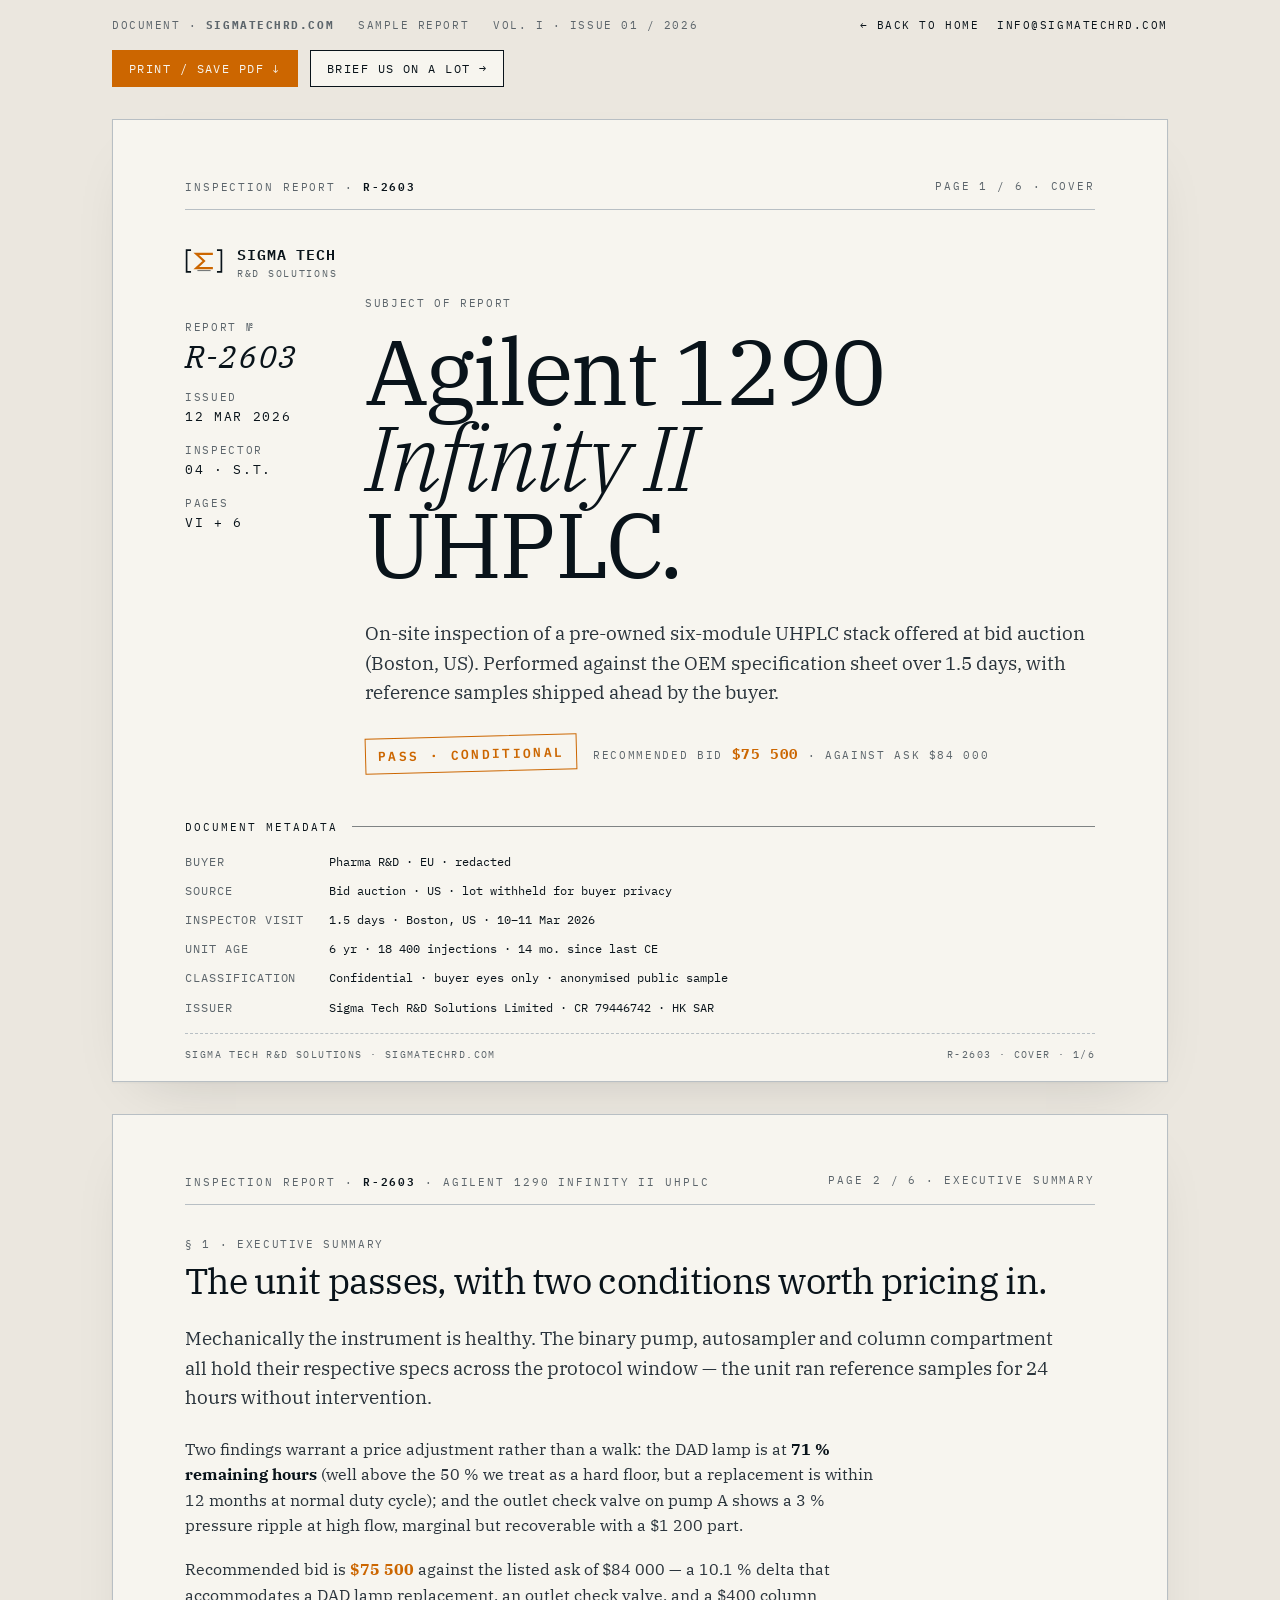
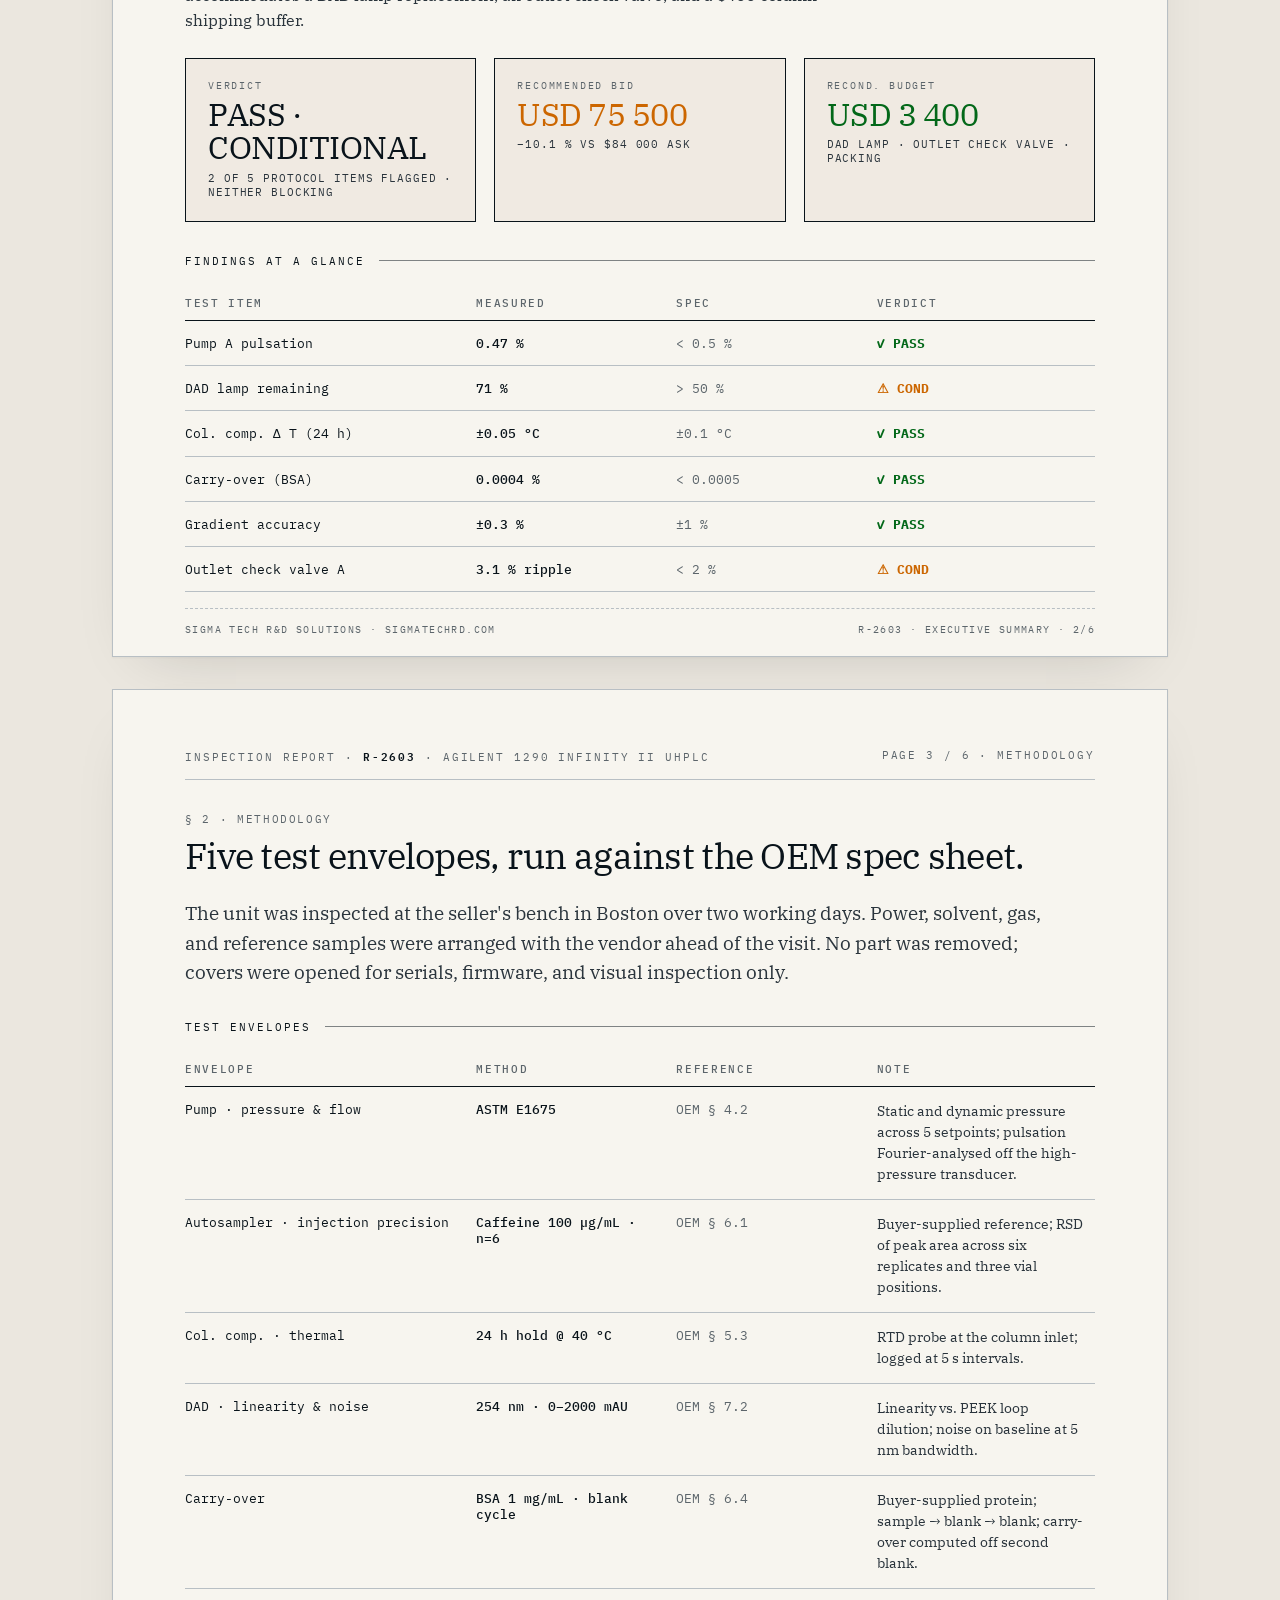
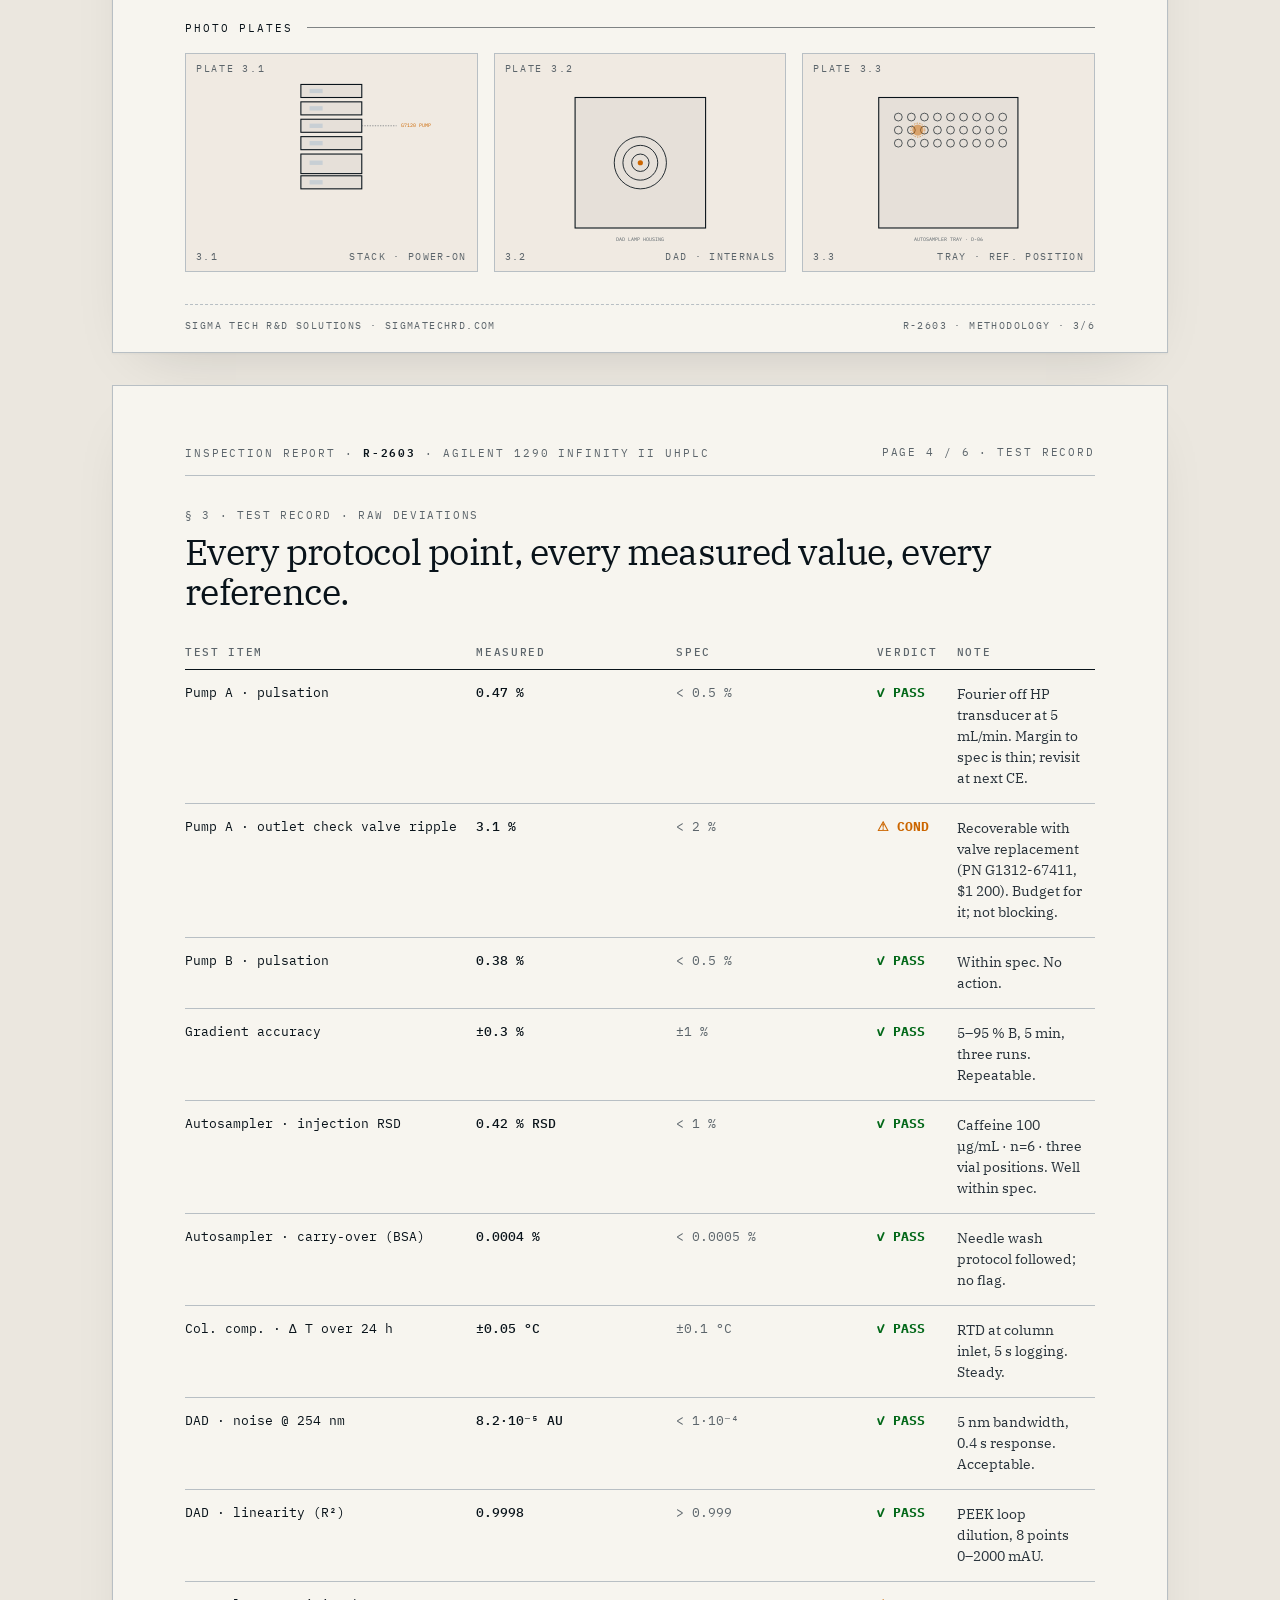
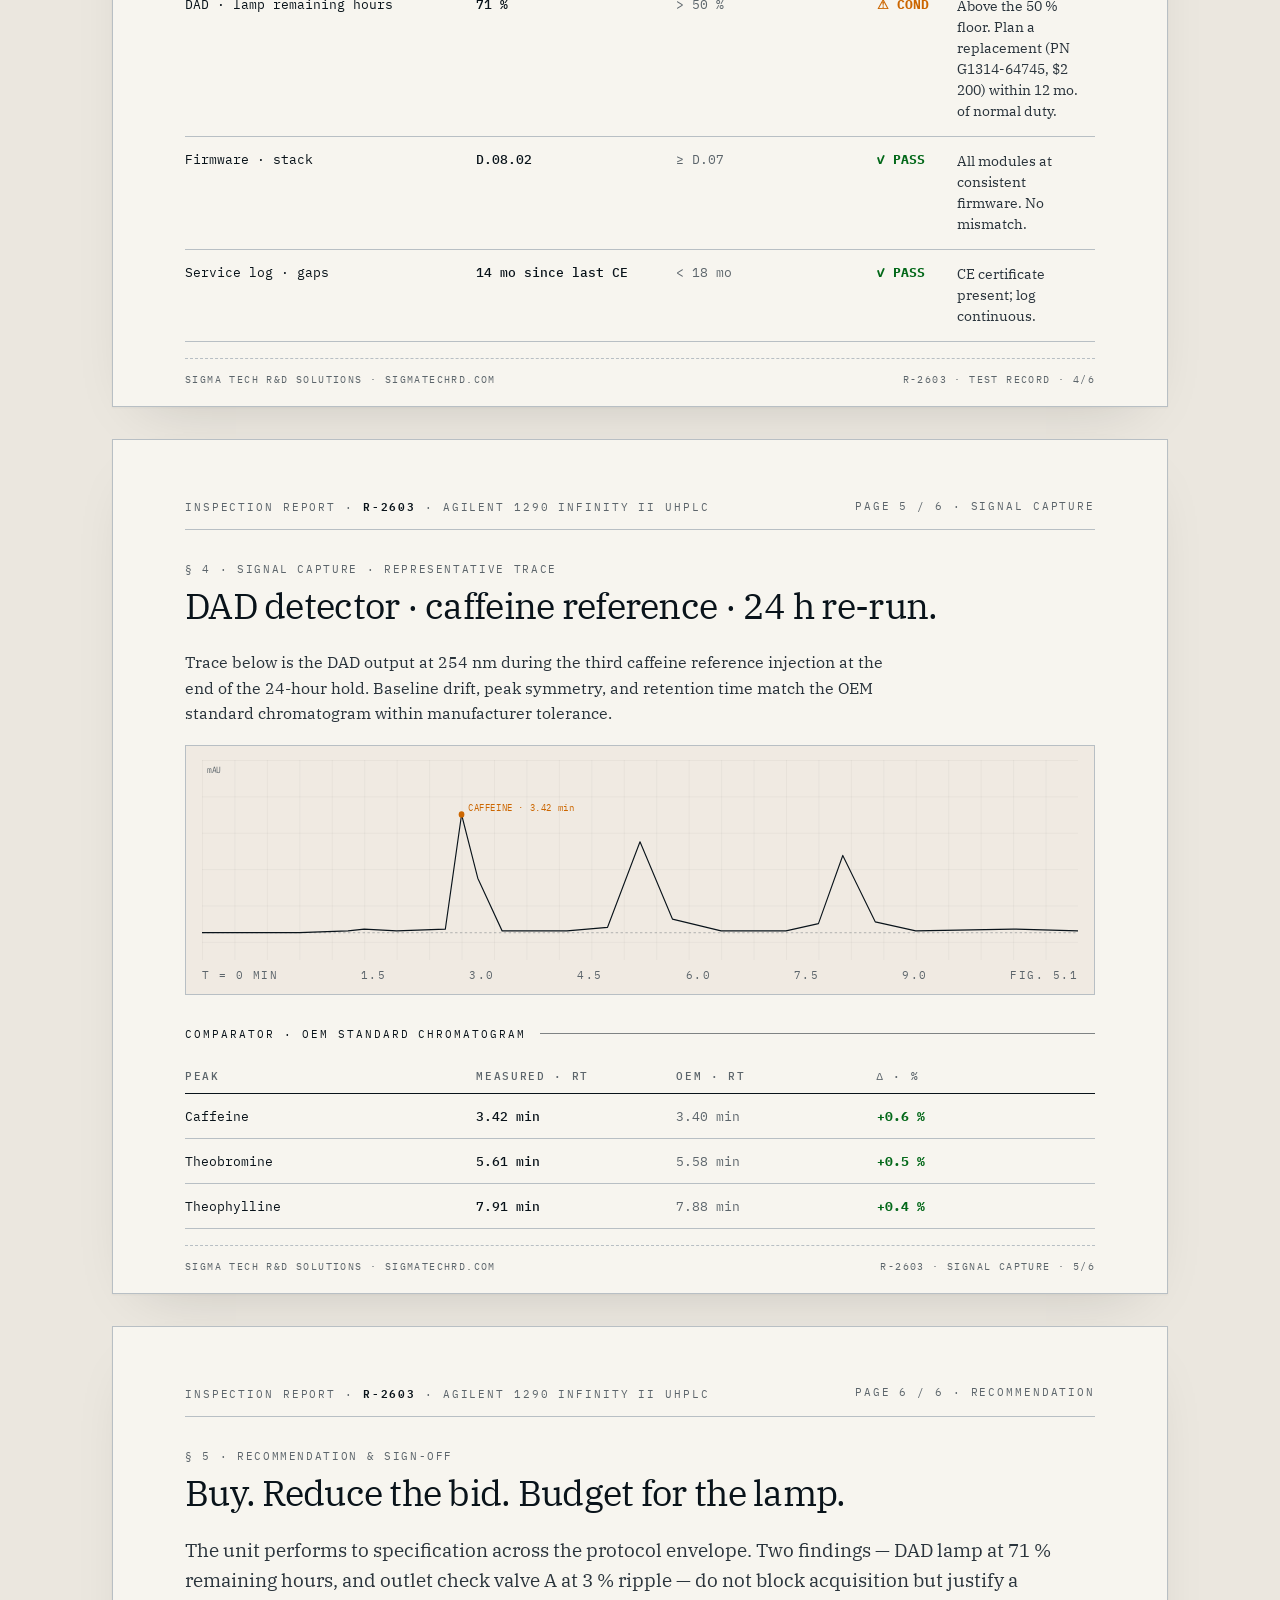
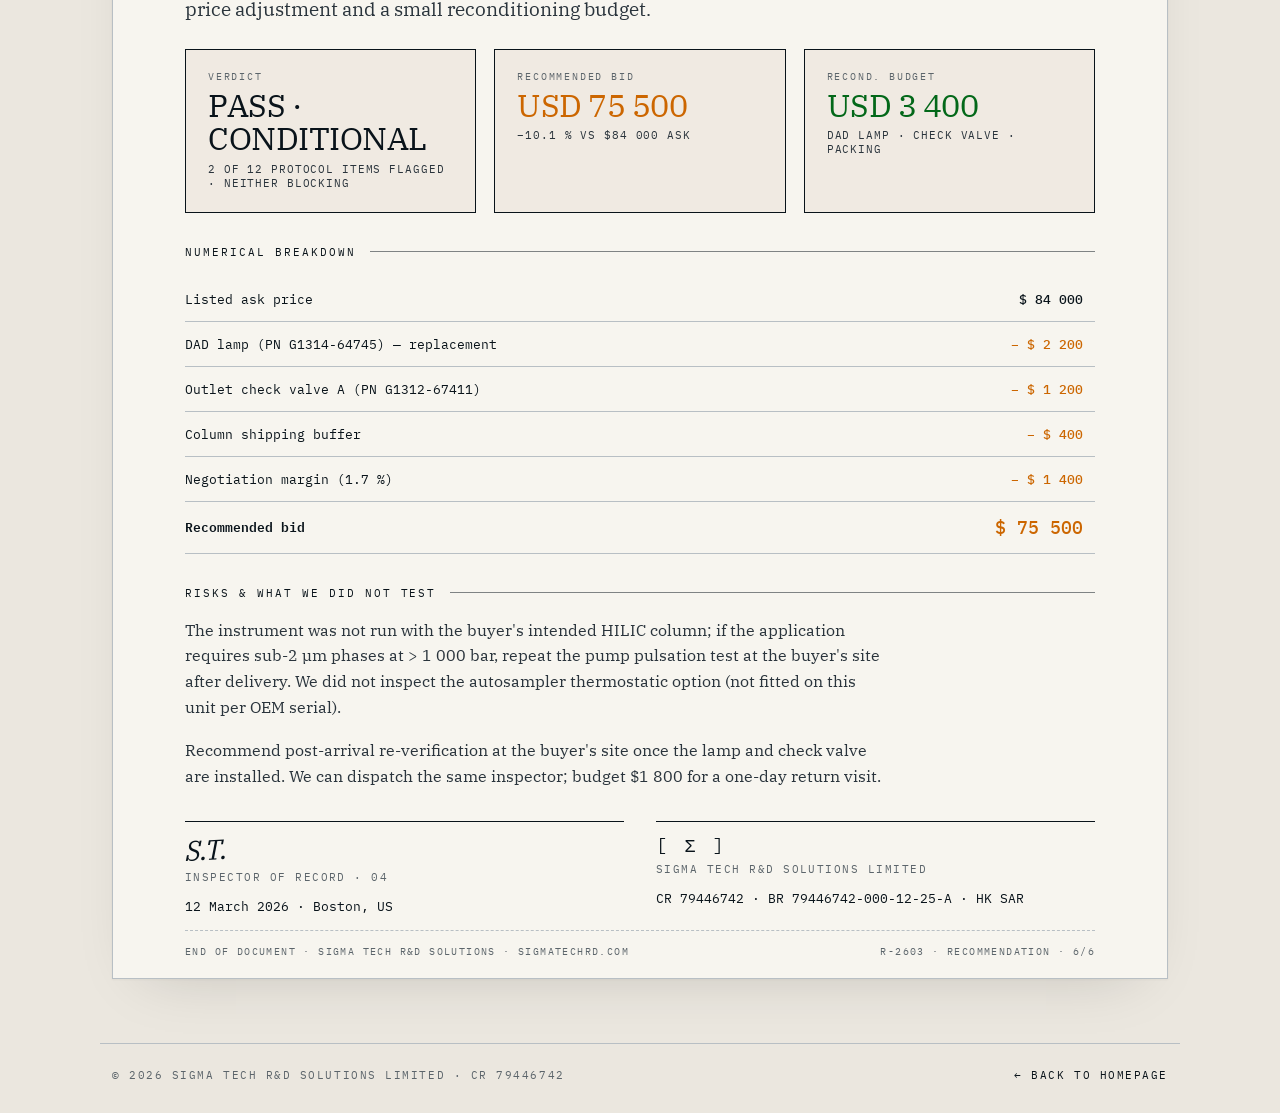
<file: sample-report.html>
<!doctype html>
<html lang="en">
<head>
  <meta charset="utf-8" />
  <title>Sample inspection report · R-2603 · Agilent 1290 Infinity II UHPLC — Sigma Tech R&D</title>
  <meta name="viewport" content="width=device-width, initial-scale=1" />
  <meta name="description" content="Anonymised example of a Sigma Tech pre-acquisition inspection report — Agilent 1290 Infinity II UHPLC, six-page deliverable."/>
  <link rel="preconnect" href="https://fonts.googleapis.com">
  <link rel="preconnect" href="https://fonts.gstatic.com" crossorigin>
  <link href="https://fonts.googleapis.com/css2?family=IBM+Plex+Mono:wght@300;400;500;600&family=IBM+Plex+Serif:ital,wght@0,300;0,400;0,500;0,600;0,700;1,400&family=IBM+Plex+Sans:wght@300;400;500;600;700&display=swap" rel="stylesheet">
  <style>
    :root {
      --paper:    oklch(0.97 0.008 85);
      --paper2:   oklch(0.94 0.012 78);
      --ink:      oklch(0.18 0.02 240);
      --ink-soft: oklch(0.32 0.02 240);
      --dim:      oklch(0.50 0.015 240);
      --rule:     oklch(0.80 0.01 240);
      --rule-soft: oklch(0.88 0.008 240);
      --amber:    oklch(0.74 0.16 60);
      --amber-deep: oklch(0.62 0.16 55);
      --red:      oklch(0.55 0.20 25);
      --green:    oklch(0.45 0.14 145);
      --serif:    'IBM Plex Serif', Georgia, serif;
      --mono:     'IBM Plex Mono', ui-monospace, monospace;
      --sans:     'IBM Plex Sans', system-ui, sans-serif;
    }
    * { box-sizing: border-box; }
    html, body { margin: 0; padding: 0; background: oklch(0.93 0.012 85); font-family: var(--sans); color: var(--ink); }
    a { color: inherit; }
    ::selection { background: var(--amber); color: var(--ink); }

    /* Document wrapper */
    .doc {
      max-width: 1080px;
      margin: 32px auto 64px;
      padding: 0 12px;
    }
    .doc-bar {
      max-width: 1080px;
      margin: 0 auto;
      padding: 18px 12px;
      display: flex; align-items: center; justify-content: space-between;
      font-family: var(--mono); font-size: 11px;
      letter-spacing: 0.14em; text-transform: uppercase; color: var(--dim);
    }
    .doc-bar a { color: var(--ink); text-decoration: none; }
    .doc-bar a:hover { border-bottom: 1.5px solid var(--amber-deep); }

    /* Page */
    .page {
      background: var(--paper);
      border: 1px solid var(--rule);
      box-shadow: 0 24px 60px -32px rgba(0,0,0,0.18), 0 1px 2px rgba(0,0,0,0.04);
      padding: 56px 72px 64px;
      margin: 0 auto 32px;
      position: relative;
      min-height: 80vh;
    }
    .page-head {
      display: flex; justify-content: space-between; align-items: center;
      font-family: var(--mono); font-size: 10.5px;
      letter-spacing: 0.18em; text-transform: uppercase; color: var(--dim);
      border-bottom: 1px solid var(--rule);
      padding-bottom: 14px; margin-bottom: 32px;
    }
    .page-head b { color: var(--ink); font-weight: 600; }
    .page-foot {
      position: absolute; left: 72px; right: 72px; bottom: 20px;
      display: flex; justify-content: space-between;
      font-family: var(--mono); font-size: 10px;
      letter-spacing: 0.14em; text-transform: uppercase; color: var(--dim);
      padding-top: 14px; border-top: 1px dashed var(--rule);
    }

    /* Type */
    h1.cover {
      font-family: var(--serif); font-weight: 400;
      font-size: 92px; line-height: 0.94; letter-spacing: -0.03em;
      margin: 0;
    }
    h2 { font-family: var(--serif); font-weight: 400; font-size: 36px; line-height: 1.1; letter-spacing: -0.02em; margin: 0 0 24px; }
    h3 { font-family: var(--serif); font-weight: 500; font-size: 22px; line-height: 1.2; margin: 0 0 12px; }
    p.lede { font-family: var(--serif); font-size: 19px; line-height: 1.55; color: var(--ink-soft); margin: 0 0 24px; max-width: 80ch; }
    p.body { font-family: var(--serif); font-size: 15.5px; line-height: 1.65; color: var(--ink-soft); margin: 0 0 18px; max-width: 70ch; }
    .meta {
      font-family: var(--mono); font-size: 11px; letter-spacing: 0.15em;
      text-transform: uppercase; color: var(--dim);
    }
    .label-rule {
      display: flex; align-items: center; gap: 14px;
      margin: 32px 0 18px;
    }
    .label-rule .label {
      font-family: var(--mono); font-size: 11px; letter-spacing: 0.18em;
      text-transform: uppercase; color: var(--ink); white-space: nowrap;
    }
    .label-rule .line { flex: 1; height: 1px; background: var(--ink); opacity: 0.5; }

    /* Cover page composition */
    .cover-grid {
      display: grid;
      grid-template-columns: 140px 1fr;
      gap: 40px;
      align-items: flex-start;
      margin-top: 16px;
    }
    .cover-kv { display: grid; grid-template-columns: 130px 1fr; gap: 10px 14px; font-family: var(--mono); font-size: 12px; line-height: 1.6; }
    .cover-kv span:nth-child(odd) { color: var(--dim); letter-spacing: 0.08em; text-transform: uppercase; }

    /* Wordmark */
    .wordmark { display: inline-flex; align-items: center; gap: 14px; font-family: var(--mono); }
    .wordmark .mark { width: 38px; height: 24px; }
    .wordmark .name { font-weight: 600; letter-spacing: 0.06em; font-size: 15px; text-transform: uppercase; }
    .wordmark .sub { font-size: 9.5px; letter-spacing: 0.18em; text-transform: uppercase; color: var(--dim); }

    /* Verdict stamps */
    .stamp {
      display: inline-block;
      font-family: var(--mono); font-size: 13px; font-weight: 600;
      letter-spacing: 0.18em; text-transform: uppercase;
      border: 1.5px solid currentColor; padding: 6px 12px;
      transform: rotate(-1.5deg);
    }
    .stamp.pass-cond { color: var(--amber-deep); }
    .stamp.pass { color: var(--green); }
    .stamp.fail { color: var(--red); }

    /* Summary cards */
    .summary-grid {
      display: grid;
      grid-template-columns: repeat(3, 1fr);
      gap: 18px;
      margin: 24px 0 16px;
    }
    .summary-card {
      border: 1.5px solid var(--ink);
      padding: 20px 22px 22px;
      background: var(--paper2);
    }
    .summary-card .k { font-family: var(--mono); font-size: 10px; letter-spacing: 0.18em; text-transform: uppercase; color: var(--dim); }
    .summary-card .v { font-family: var(--serif); font-size: 32px; line-height: 1.05; margin-top: 6px; letter-spacing: -0.015em; }
    .summary-card .d { font-family: var(--mono); font-size: 11px; letter-spacing: 0.08em; color: var(--ink-soft); margin-top: 6px; text-transform: uppercase; }
    .summary-card.amber .v { color: var(--amber-deep); }
    .summary-card.green .v { color: var(--green); }

    /* Test table */
    table.spec { width: 100%; border-collapse: collapse; margin-top: 16px; font-family: var(--mono); font-size: 12.5px; }
    table.spec th { text-align: left; font-weight: 500; font-size: 10.5px; letter-spacing: 0.16em; text-transform: uppercase; color: var(--dim); padding: 10px 12px 10px 0; border-bottom: 1.5px solid var(--ink); }
    table.spec td { padding: 14px 12px 14px 0; border-bottom: 1px solid var(--rule); vertical-align: top; }
    table.spec td.k { color: var(--ink); width: 32%; }
    table.spec td.v { color: var(--ink); font-weight: 500; width: 22%; }
    table.spec td.spec { color: var(--dim); width: 22%; }
    table.spec td.flag { width: 80px; font-weight: 700; }
    table.spec td.flag.ok { color: var(--green); }
    table.spec td.flag.warn { color: var(--amber-deep); }
    table.spec td.flag.fail { color: var(--red); }
    table.spec td.note { color: var(--ink-soft); font-family: var(--serif); font-size: 14px; line-height: 1.5; }

    /* Photo grid */
    .plates {
      display: grid;
      grid-template-columns: repeat(3, 1fr);
      gap: 16px;
      margin: 8px 0 16px;
    }
    .plate {
      border: 1px solid var(--rule);
      background: var(--paper2);
      aspect-ratio: 4/3;
      position: relative;
    }
    .plate svg { display: block; width: 100%; height: 100%; }
    .plate .cap {
      position: absolute; bottom: 8px; left: 10px; right: 10px;
      display: flex; justify-content: space-between;
      font-family: var(--mono); font-size: 9.5px; letter-spacing: 0.14em;
      text-transform: uppercase; color: var(--dim);
    }
    .plate .plate-no {
      position: absolute; top: 8px; left: 10px;
      font-family: var(--mono); font-size: 9.5px; letter-spacing: 0.18em;
      text-transform: uppercase; color: var(--dim);
    }

    /* Signal trace box */
    .trace {
      border: 1px solid var(--rule);
      background: var(--paper2);
      padding: 14px 16px 12px;
      margin: 8px 0 16px;
    }
    .trace .grid { display: block; }

    /* Sig block */
    .sig {
      display: grid;
      grid-template-columns: 1fr 1fr;
      gap: 32px;
      margin-top: 32px;
    }
    .sig-box {
      border-top: 1.5px solid var(--ink);
      padding-top: 14px;
    }
    .sig-name { font-family: var(--serif); font-style: italic; font-size: 28px; color: var(--ink); transform: rotate(-3deg); display: inline-block; line-height: 1; }
    .sig-meta { font-family: var(--mono); font-size: 10.5px; letter-spacing: 0.14em; text-transform: uppercase; color: var(--dim); margin-top: 6px; }
    .sig-line { font-family: var(--mono); font-size: 12.5px; color: var(--ink); margin-top: 14px; }

    /* Cover stamps */
    .stamp-block {
      display: flex; gap: 16px; flex-wrap: wrap; margin-top: 28px;
    }

    /* Toolbar / utility */
    .toolbar {
      max-width: 1080px;
      margin: 0 auto 16px;
      padding: 0 12px;
      display: flex; gap: 12px;
    }
    .toolbar a, .toolbar button {
      font-family: var(--mono); font-size: 12px;
      letter-spacing: 0.12em; text-transform: uppercase;
      padding: 10px 16px;
      background: var(--paper); border: 1.5px solid var(--ink);
      color: var(--ink); text-decoration: none;
      cursor: pointer;
    }
    .toolbar a:hover, .toolbar button:hover { background: var(--ink); color: var(--paper); }
    .toolbar .primary { background: var(--amber-deep); color: var(--paper); border-color: var(--amber-deep); }
    .toolbar .primary:hover { background: var(--ink); color: var(--paper); border-color: var(--ink); }

    /* Print: each .page on its own sheet, no shadows/margins */
    @media print {
      body { background: white; }
      .doc-bar, .toolbar { display: none; }
      .doc { margin: 0; padding: 0; max-width: none; }
      .page { box-shadow: none; border: none; padding: 24mm 22mm 28mm; margin: 0; page-break-after: always; min-height: 248mm; }
      .page-foot { position: fixed; bottom: 12mm; left: 22mm; right: 22mm; }
    }

    /* Responsive */
    @media (max-width: 720px) {
      .page { padding: 40px 24px 56px; }
      .page-foot { left: 24px; right: 24px; bottom: 12px; }
      h1.cover { font-size: 56px; }
      h2 { font-size: 28px; }
      .summary-grid { grid-template-columns: 1fr; }
      .cover-grid { grid-template-columns: 1fr; gap: 20px; }
      .plates { grid-template-columns: 1fr 1fr; }
      .sig { grid-template-columns: 1fr; }
      table.spec td.note { display: none; }
    }
  </style>
</head>
<body>

  <!-- Top doc bar -->
  <div class="doc-bar">
    <div style="display:flex; gap:24px; flex-wrap:wrap;">
      <span>Document · <b>sigmatechrd.com</b></span>
      <span>Sample report</span>
      <span>Vol. I · Issue 01 / 2026</span>
    </div>
    <div style="display:flex; gap:18px; flex-wrap:wrap;">
      <a href="index.html">← Back to home</a>
      <a href="mailto:info@sigmatechrd.com">info@sigmatechrd.com</a>
    </div>
  </div>

  <!-- Toolbar -->
  <div class="toolbar">
    <a class="primary" href="javascript:window.print()">Print / save PDF&nbsp;↓</a>
    <a href="index.html#brief">Brief us on a lot →</a>
  </div>

  <div class="doc">

  <!-- ╔════ Page 1 — Cover ═══════════════════════════════════════════╗ -->
  <article class="page" id="p1">
    <div class="page-head">
      <span>Inspection report · <b>R-2603</b></span>
      <span>Page 1 / 6 · Cover</span>
    </div>

    <div class="wordmark">
      <svg class="mark" viewBox="0 0 62 40" stroke="oklch(0.18 0.02 240)" stroke-width="2.8" fill="none">
        <path d="M8 2 L2 2 L2 38 L8 38" stroke-linecap="square"/>
        <path d="M54 2 L60 2 L60 38 L54 38" stroke-linecap="square"/>
        <path d="M44 8 L18 8 L31 20 L18 32 L44 32" stroke="oklch(0.62 0.16 55)" stroke-width="3.6" stroke-linecap="square"/>
        <line x1="20" y1="36" x2="42" y2="36" stroke-width="1"/>
      </svg>
      <div>
        <div class="name">Sigma Tech</div>
        <div class="sub">R&amp;D Solutions</div>
      </div>
    </div>

    <div class="cover-grid">
      <div class="meta" style="margin-top:24px;">
        Report №<br/>
        <span style="color:var(--ink); font-family:var(--serif); font-style:italic; font-size:32px; line-height:1; display:block; margin-top:6px;">R-2603</span>
        <span style="display:block; margin-top:18px;">Issued</span>
        <span style="color:var(--ink); font-size:13px; display:block; margin-top:4px;">12 MAR 2026</span>
        <span style="display:block; margin-top:18px;">Inspector</span>
        <span style="color:var(--ink); font-size:13px; display:block; margin-top:4px;">04 · S.T.</span>
        <span style="display:block; margin-top:18px;">Pages</span>
        <span style="color:var(--ink); font-size:13px; display:block; margin-top:4px;">vi + 6</span>
      </div>

      <div>
        <div class="meta">Subject of report</div>
        <h1 class="cover" style="margin-top:18px;">
          Agilent 1290<br/>
          <span style="font-style:italic; font-weight:300;">Infinity II</span><br/>
          UHPLC.
        </h1>
        <p class="lede" style="margin-top:32px;">
          On-site inspection of a pre-owned six-module UHPLC stack offered at bid auction (Boston, US). Performed against the OEM specification sheet over 1.5 days, with reference samples shipped ahead by the buyer.
        </p>

        <div class="stamp-block">
          <span class="stamp pass-cond">PASS · CONDITIONAL</span>
          <span class="meta" style="align-self:center;">
            Recommended bid <b style="color:var(--amber-deep); font-family:var(--mono); font-size:14px;">$75 500</b> · against ask $84 000
          </span>
        </div>
      </div>
    </div>

    <div class="label-rule" style="margin-top:48px;">
      <span class="label">Document metadata</span>
      <span class="line"></span>
    </div>
    <div class="cover-kv" style="margin-top:14px;">
      <span>Buyer</span><span>Pharma R&amp;D · EU · redacted</span>
      <span>Source</span><span>Bid auction · US · lot withheld for buyer privacy</span>
      <span>Inspector visit</span><span>1.5 days · Boston, US · 10–11 Mar 2026</span>
      <span>Unit age</span><span>6 yr · 18 400 injections · 14 mo. since last CE</span>
      <span>Classification</span><span>Confidential · buyer eyes only · anonymised public sample</span>
      <span>Issuer</span><span>Sigma Tech R&amp;D Solutions Limited · CR 79446742 · HK SAR</span>
    </div>

    <div class="page-foot">
      <span>Sigma Tech R&amp;D Solutions · sigmatechrd.com</span>
      <span>R-2603 · Cover · 1/6</span>
    </div>
  </article>

  <!-- ╔════ Page 2 — Executive summary ═════════════════════════════════╗ -->
  <article class="page" id="p2">
    <div class="page-head">
      <span>Inspection report · <b>R-2603</b> · Agilent 1290 Infinity II UHPLC</span>
      <span>Page 2 / 6 · Executive summary</span>
    </div>

    <div class="meta">§ 1 · Executive summary</div>
    <h2 style="margin-top:10px;">The unit passes, with two conditions worth pricing&nbsp;in.</h2>

    <p class="lede">
      Mechanically the instrument is healthy. The binary pump, autosampler and column compartment all hold their respective specs across the protocol window — the unit ran reference samples for 24 hours without intervention.
    </p>
    <p class="body">
      Two findings warrant a price adjustment rather than a walk: the DAD lamp is at <b style="color:var(--ink);">71 % remaining hours</b> (well above the 50 % we treat as a hard floor, but a replacement is within 12 months at normal duty cycle); and the outlet check valve on pump A shows a 3 % pressure ripple at high flow, marginal but recoverable with a $1 200 part.
    </p>
    <p class="body">
      Recommended bid is <b style="color:var(--amber-deep);">$75 500</b> against the listed ask of $84 000 — a 10.1 % delta that accommodates a DAD lamp replacement, an outlet check valve, and a $400 column shipping buffer.
    </p>

    <div class="summary-grid">
      <div class="summary-card">
        <div class="k">Verdict</div>
        <div class="v">PASS · CONDITIONAL</div>
        <div class="d">2 of 5 protocol items flagged · neither blocking</div>
      </div>
      <div class="summary-card amber">
        <div class="k">Recommended bid</div>
        <div class="v">USD 75 500</div>
        <div class="d">−10.1 % vs $84 000 ask</div>
      </div>
      <div class="summary-card green">
        <div class="k">Recond. budget</div>
        <div class="v">USD 3 400</div>
        <div class="d">DAD lamp · outlet check valve · packing</div>
      </div>
    </div>

    <div class="label-rule"><span class="label">Findings at a glance</span><span class="line"></span></div>
    <table class="spec">
      <thead>
        <tr><th>Test item</th><th>Measured</th><th>Spec</th><th>Verdict</th></tr>
      </thead>
      <tbody>
        <tr><td class="k">Pump A pulsation</td><td class="v">0.47 %</td><td class="spec">&lt; 0.5 %</td><td class="flag ok">✓ PASS</td></tr>
        <tr><td class="k">DAD lamp remaining</td><td class="v">71 %</td><td class="spec">&gt; 50 %</td><td class="flag warn">⚠ COND</td></tr>
        <tr><td class="k">Col. comp. Δ T (24 h)</td><td class="v">±0.05 °C</td><td class="spec">±0.1 °C</td><td class="flag ok">✓ PASS</td></tr>
        <tr><td class="k">Carry-over (BSA)</td><td class="v">0.0004 %</td><td class="spec">&lt; 0.0005</td><td class="flag ok">✓ PASS</td></tr>
        <tr><td class="k">Gradient accuracy</td><td class="v">±0.3 %</td><td class="spec">±1 %</td><td class="flag ok">✓ PASS</td></tr>
        <tr><td class="k">Outlet check valve A</td><td class="v">3.1 % ripple</td><td class="spec">&lt; 2 %</td><td class="flag warn">⚠ COND</td></tr>
      </tbody>
    </table>

    <div class="page-foot">
      <span>Sigma Tech R&amp;D Solutions · sigmatechrd.com</span>
      <span>R-2603 · Executive summary · 2/6</span>
    </div>
  </article>

  <!-- ╔════ Page 3 — Methodology ═════════════════════════════════════╗ -->
  <article class="page" id="p3">
    <div class="page-head">
      <span>Inspection report · <b>R-2603</b> · Agilent 1290 Infinity II UHPLC</span>
      <span>Page 3 / 6 · Methodology</span>
    </div>

    <div class="meta">§ 2 · Methodology</div>
    <h2 style="margin-top:10px;">Five test envelopes, run against the OEM spec sheet.</h2>

    <p class="lede">
      The unit was inspected at the seller's bench in Boston over two working days. Power, solvent, gas, and reference samples were arranged with the vendor ahead of the visit. No part was removed; covers were opened for serials, firmware, and visual inspection only.
    </p>

    <div class="label-rule"><span class="label">Test envelopes</span><span class="line"></span></div>
    <table class="spec">
      <thead>
        <tr><th>Envelope</th><th>Method</th><th>Reference</th><th>Note</th></tr>
      </thead>
      <tbody>
        <tr>
          <td class="k">Pump · pressure & flow</td>
          <td class="v">ASTM E1675</td>
          <td class="spec">OEM § 4.2</td>
          <td class="note">Static and dynamic pressure across 5 setpoints; pulsation Fourier-analysed off the high-pressure transducer.</td>
        </tr>
        <tr>
          <td class="k">Autosampler · injection precision</td>
          <td class="v">Caffeine 100 µg/mL · n=6</td>
          <td class="spec">OEM § 6.1</td>
          <td class="note">Buyer-supplied reference; RSD of peak area across six replicates and three vial positions.</td>
        </tr>
        <tr>
          <td class="k">Col. comp. · thermal</td>
          <td class="v">24 h hold @ 40 °C</td>
          <td class="spec">OEM § 5.3</td>
          <td class="note">RTD probe at the column inlet; logged at 5 s intervals.</td>
        </tr>
        <tr>
          <td class="k">DAD · linearity & noise</td>
          <td class="v">254 nm · 0–2000 mAU</td>
          <td class="spec">OEM § 7.2</td>
          <td class="note">Linearity vs. PEEK loop dilution; noise on baseline at 5 nm bandwidth.</td>
        </tr>
        <tr>
          <td class="k">Carry-over</td>
          <td class="v">BSA 1 mg/mL · blank cycle</td>
          <td class="spec">OEM § 6.4</td>
          <td class="note">Buyer-supplied protein; sample → blank → blank; carry-over computed off second blank.</td>
        </tr>
      </tbody>
    </table>

    <div class="label-rule"><span class="label">Photo plates</span><span class="line"></span></div>
    <div class="plates">
      <div class="plate" id="plate-stack">
        <div class="plate-no">PLATE 3.1</div>
        <svg viewBox="0 0 100 100" preserveAspectRatio="xMidYMid meet">
          <g stroke="oklch(0.18 0.02 240)" fill="oklch(0.91 0.012 78)">
            <rect x="36" y="14" width="28" height="6" stroke-width="0.5"/>
            <rect x="36" y="22" width="28" height="6" stroke-width="0.5"/>
            <rect x="36" y="30" width="28" height="6" stroke-width="0.5"/>
            <rect x="36" y="38" width="28" height="6" stroke-width="0.5"/>
            <rect x="36" y="46" width="28" height="9" stroke-width="0.5"/>
            <rect x="36" y="56" width="28" height="6" stroke-width="0.5"/>
          </g>
          <g fill="oklch(0.85 0.01 240)">
            <rect x="40" y="16" width="6" height="2"/>
            <rect x="40" y="24" width="6" height="2"/>
            <rect x="40" y="32" width="6" height="2"/>
            <rect x="40" y="40" width="6" height="2"/>
            <rect x="40" y="49" width="6" height="2"/>
            <rect x="40" y="58" width="6" height="2"/>
          </g>
          <line x1="64" y1="33" x2="80" y2="33" stroke="oklch(0.50 0.015 240)" stroke-width="0.3" stroke-dasharray="0.6 0.6"/>
          <text x="82" y="33.6" font-size="2.5" fill="oklch(0.62 0.16 55)" font-family="IBM Plex Mono">G7120 PUMP</text>
        </svg>
        <div class="cap"><span>3.1</span><span>Stack · power-on</span></div>
      </div>
      <div class="plate">
        <div class="plate-no">PLATE 3.2</div>
        <svg viewBox="0 0 100 100" preserveAspectRatio="xMidYMid meet">
          <rect x="20" y="20" width="60" height="60" fill="oklch(0.91 0.012 78)" stroke="oklch(0.18 0.02 240)" stroke-width="0.5"/>
          <g fill="none" stroke="oklch(0.18 0.02 240)" stroke-width="0.4">
            <circle cx="50" cy="50" r="12"/>
            <circle cx="50" cy="50" r="8"/>
            <circle cx="50" cy="50" r="4"/>
          </g>
          <circle cx="50" cy="50" r="1.2" fill="oklch(0.62 0.16 55)"/>
          <text x="50" y="86" font-size="2.5" fill="oklch(0.50 0.015 240)" font-family="IBM Plex Mono" text-anchor="middle">DAD LAMP HOUSING</text>
        </svg>
        <div class="cap"><span>3.2</span><span>DAD · internals</span></div>
      </div>
      <div class="plate">
        <div class="plate-no">PLATE 3.3</div>
        <svg viewBox="0 0 100 100" preserveAspectRatio="xMidYMid meet">
          <rect x="18" y="20" width="64" height="60" fill="oklch(0.91 0.012 78)" stroke="oklch(0.18 0.02 240)" stroke-width="0.5"/>
          <g fill="none" stroke="oklch(0.18 0.02 240)" stroke-width="0.3">
            <g transform="translate(24 26)">
              <circle cx="3" cy="3" r="1.8"/><circle cx="9" cy="3" r="1.8"/><circle cx="15" cy="3" r="1.8"/><circle cx="21" cy="3" r="1.8"/><circle cx="27" cy="3" r="1.8"/><circle cx="33" cy="3" r="1.8"/><circle cx="39" cy="3" r="1.8"/><circle cx="45" cy="3" r="1.8"/><circle cx="51" cy="3" r="1.8"/>
              <circle cx="3" cy="9" r="1.8"/><circle cx="9" cy="9" r="1.8"/><circle cx="15" cy="9" r="1.8"/><circle cx="21" cy="9" r="1.8"/><circle cx="27" cy="9" r="1.8"/><circle cx="33" cy="9" r="1.8"/><circle cx="39" cy="9" r="1.8"/><circle cx="45" cy="9" r="1.8"/><circle cx="51" cy="9" r="1.8"/>
              <circle cx="3" cy="15" r="1.8"/><circle cx="9" cy="15" r="1.8"/><circle cx="15" cy="15" r="1.8"/><circle cx="21" cy="15" r="1.8"/><circle cx="27" cy="15" r="1.8"/><circle cx="33" cy="15" r="1.8"/><circle cx="39" cy="15" r="1.8"/><circle cx="45" cy="15" r="1.8"/><circle cx="51" cy="15" r="1.8"/>
            </g>
          </g>
          <circle cx="36" cy="35" r="2.6" fill="oklch(0.62 0.16 55)" opacity="0.5"/>
          <circle cx="36" cy="35" r="3.2" fill="none" stroke="oklch(0.62 0.16 55)" stroke-width="0.3" stroke-dasharray="0.6 0.6"/>
          <text x="50" y="86" font-size="2.5" fill="oklch(0.50 0.015 240)" font-family="IBM Plex Mono" text-anchor="middle">AUTOSAMPLER TRAY · D-06</text>
        </svg>
        <div class="cap"><span>3.3</span><span>Tray · ref. position</span></div>
      </div>
    </div>

    <div class="page-foot">
      <span>Sigma Tech R&amp;D Solutions · sigmatechrd.com</span>
      <span>R-2603 · Methodology · 3/6</span>
    </div>
  </article>

  <!-- ╔════ Page 4 — Test record (the detailed table) ═══════════════╗ -->
  <article class="page" id="p4">
    <div class="page-head">
      <span>Inspection report · <b>R-2603</b> · Agilent 1290 Infinity II UHPLC</span>
      <span>Page 4 / 6 · Test record</span>
    </div>

    <div class="meta">§ 3 · Test record · raw deviations</div>
    <h2 style="margin-top:10px;">Every protocol point, every measured value, every reference.</h2>

    <table class="spec">
      <thead>
        <tr><th>Test item</th><th>Measured</th><th>Spec</th><th>Verdict</th><th>Note</th></tr>
      </thead>
      <tbody>
        <tr>
          <td class="k">Pump A · pulsation</td>
          <td class="v">0.47 %</td><td class="spec">&lt; 0.5 %</td><td class="flag ok">✓ PASS</td>
          <td class="note">Fourier off HP transducer at 5 mL/min. Margin to spec is thin; revisit at next CE.</td>
        </tr>
        <tr>
          <td class="k">Pump A · outlet check valve ripple</td>
          <td class="v">3.1 %</td><td class="spec">&lt; 2 %</td><td class="flag warn">⚠ COND</td>
          <td class="note">Recoverable with valve replacement (PN G1312-67411, $1 200). Budget for it; not blocking.</td>
        </tr>
        <tr>
          <td class="k">Pump B · pulsation</td>
          <td class="v">0.38 %</td><td class="spec">&lt; 0.5 %</td><td class="flag ok">✓ PASS</td>
          <td class="note">Within spec. No action.</td>
        </tr>
        <tr>
          <td class="k">Gradient accuracy</td>
          <td class="v">±0.3 %</td><td class="spec">±1 %</td><td class="flag ok">✓ PASS</td>
          <td class="note">5–95 % B, 5 min, three runs. Repeatable.</td>
        </tr>
        <tr>
          <td class="k">Autosampler · injection RSD</td>
          <td class="v">0.42 % RSD</td><td class="spec">&lt; 1 %</td><td class="flag ok">✓ PASS</td>
          <td class="note">Caffeine 100 µg/mL · n=6 · three vial positions. Well within spec.</td>
        </tr>
        <tr>
          <td class="k">Autosampler · carry-over (BSA)</td>
          <td class="v">0.0004 %</td><td class="spec">&lt; 0.0005 %</td><td class="flag ok">✓ PASS</td>
          <td class="note">Needle wash protocol followed; no flag.</td>
        </tr>
        <tr>
          <td class="k">Col. comp. · Δ T over 24 h</td>
          <td class="v">±0.05 °C</td><td class="spec">±0.1 °C</td><td class="flag ok">✓ PASS</td>
          <td class="note">RTD at column inlet, 5 s logging. Steady.</td>
        </tr>
        <tr>
          <td class="k">DAD · noise @ 254 nm</td>
          <td class="v">8.2·10⁻⁵ AU</td><td class="spec">&lt; 1·10⁻⁴</td><td class="flag ok">✓ PASS</td>
          <td class="note">5 nm bandwidth, 0.4 s response. Acceptable.</td>
        </tr>
        <tr>
          <td class="k">DAD · linearity (R²)</td>
          <td class="v">0.9998</td><td class="spec">&gt; 0.999</td><td class="flag ok">✓ PASS</td>
          <td class="note">PEEK loop dilution, 8 points 0–2000 mAU.</td>
        </tr>
        <tr>
          <td class="k">DAD · lamp remaining hours</td>
          <td class="v">71 %</td><td class="spec">&gt; 50 %</td><td class="flag warn">⚠ COND</td>
          <td class="note">Above the 50 % floor. Plan a replacement (PN G1314-64745, $2 200) within 12 mo. of normal duty.</td>
        </tr>
        <tr>
          <td class="k">Firmware · stack</td>
          <td class="v">D.08.02</td><td class="spec">≥ D.07</td><td class="flag ok">✓ PASS</td>
          <td class="note">All modules at consistent firmware. No mismatch.</td>
        </tr>
        <tr>
          <td class="k">Service log · gaps</td>
          <td class="v">14 mo since last CE</td><td class="spec">&lt; 18 mo</td><td class="flag ok">✓ PASS</td>
          <td class="note">CE certificate present; log continuous.</td>
        </tr>
      </tbody>
    </table>

    <div class="page-foot">
      <span>Sigma Tech R&amp;D Solutions · sigmatechrd.com</span>
      <span>R-2603 · Test record · 4/6</span>
    </div>
  </article>

  <!-- ╔════ Page 5 — Signal capture ═══════════════════════════════════╗ -->
  <article class="page" id="p5">
    <div class="page-head">
      <span>Inspection report · <b>R-2603</b> · Agilent 1290 Infinity II UHPLC</span>
      <span>Page 5 / 6 · Signal capture</span>
    </div>

    <div class="meta">§ 4 · Signal capture · representative trace</div>
    <h2 style="margin-top:10px;">DAD detector · caffeine reference · 24 h re-run.</h2>

    <p class="body">
      Trace below is the DAD output at 254 nm during the third caffeine reference injection at the end of the 24-hour hold. Baseline drift, peak symmetry, and retention time match the OEM standard chromatogram within manufacturer tolerance.
    </p>

    <div class="trace">
      <svg class="grid" viewBox="0 0 1080 220" preserveAspectRatio="none" style="width:100%; height:200px;">
        <defs>
          <pattern id="g1" width="40" height="40" patternUnits="userSpaceOnUse">
            <path d="M40 0 H0 V40" fill="none" stroke="oklch(0.18 0.02 240)" stroke-width="0.5" opacity="0.18"/>
          </pattern>
        </defs>
        <rect width="1080" height="220" fill="url(#g1)"/>
        <line x1="0" y1="190" x2="1080" y2="190" stroke="oklch(0.50 0.015 240)" stroke-width="0.5" stroke-dasharray="3 3"/>
        <path d="M0 190 L120 190 L180 188 L200 186 L240 188 L300 186 L320 60 L340 130 L370 188 L450 188 L500 184 L540 90 L580 175 L640 188 L720 188 L760 180 L790 105 L830 178 L880 188 L1000 186 L1080 188"
              fill="none" stroke="oklch(0.18 0.02 240)" stroke-width="1.4" stroke-linejoin="round" stroke-linecap="round"/>
        <circle cx="320" cy="60" r="3.5" fill="oklch(0.62 0.16 55)"/>
        <text x="328" y="56" font-family="IBM Plex Mono" font-size="11" fill="oklch(0.62 0.16 55)" letter-spacing="0.1em">CAFFEINE · 3.42 min</text>
        <text x="6" y="14" font-family="IBM Plex Mono" font-size="10" fill="oklch(0.50 0.015 240)">mAU</text>
      </svg>
      <div style="display:flex; justify-content:space-between; font-family:var(--mono); font-size:10.5px; letter-spacing:0.14em; color:var(--dim); margin-top:8px; text-transform:uppercase;">
        <span>t = 0 min</span><span>1.5</span><span>3.0</span><span>4.5</span><span>6.0</span><span>7.5</span><span>9.0</span><span>FIG. 5.1</span>
      </div>
    </div>

    <div class="label-rule"><span class="label">Comparator · OEM standard chromatogram</span><span class="line"></span></div>

    <table class="spec">
      <thead>
        <tr><th>Peak</th><th>Measured · RT</th><th>OEM · RT</th><th>Δ · %</th></tr>
      </thead>
      <tbody>
        <tr><td class="k">Caffeine</td>     <td class="v">3.42 min</td><td class="spec">3.40 min</td><td class="flag ok">+0.6 %</td></tr>
        <tr><td class="k">Theobromine</td>  <td class="v">5.61 min</td><td class="spec">5.58 min</td><td class="flag ok">+0.5 %</td></tr>
        <tr><td class="k">Theophylline</td> <td class="v">7.91 min</td><td class="spec">7.88 min</td><td class="flag ok">+0.4 %</td></tr>
      </tbody>
    </table>

    <div class="page-foot">
      <span>Sigma Tech R&amp;D Solutions · sigmatechrd.com</span>
      <span>R-2603 · Signal capture · 5/6</span>
    </div>
  </article>

  <!-- ╔════ Page 6 — Recommendation & sign-off ═══════════════════════╗ -->
  <article class="page" id="p6">
    <div class="page-head">
      <span>Inspection report · <b>R-2603</b> · Agilent 1290 Infinity II UHPLC</span>
      <span>Page 6 / 6 · Recommendation</span>
    </div>

    <div class="meta">§ 5 · Recommendation &amp; sign-off</div>
    <h2 style="margin-top:10px;">Buy. Reduce the bid. Budget for the lamp.</h2>

    <p class="lede">
      The unit performs to specification across the protocol envelope. Two findings — DAD lamp at 71 % remaining hours, and outlet check valve A at 3 % ripple — do not block acquisition but justify a price adjustment and a small reconditioning budget.
    </p>

    <div class="summary-grid">
      <div class="summary-card">
        <div class="k">Verdict</div>
        <div class="v">PASS · CONDITIONAL</div>
        <div class="d">2 of 12 protocol items flagged · neither blocking</div>
      </div>
      <div class="summary-card amber">
        <div class="k">Recommended bid</div>
        <div class="v">USD 75 500</div>
        <div class="d">−10.1 % vs $84 000 ask</div>
      </div>
      <div class="summary-card green">
        <div class="k">Recond. budget</div>
        <div class="v">USD 3 400</div>
        <div class="d">DAD lamp · check valve · packing</div>
      </div>
    </div>

    <div class="label-rule"><span class="label">Numerical breakdown</span><span class="line"></span></div>
    <table class="spec">
      <tbody>
        <tr><td class="k">Listed ask price</td><td class="v" style="text-align:right;">$ 84 000</td></tr>
        <tr><td class="k">DAD lamp (PN G1314-64745) — replacement</td><td class="v" style="text-align:right; color:var(--amber-deep);">− $ 2 200</td></tr>
        <tr><td class="k">Outlet check valve A (PN G1312-67411)</td><td class="v" style="text-align:right; color:var(--amber-deep);">− $ 1 200</td></tr>
        <tr><td class="k">Column shipping buffer</td><td class="v" style="text-align:right; color:var(--amber-deep);">− $ 400</td></tr>
        <tr><td class="k">Negotiation margin (1.7 %)</td><td class="v" style="text-align:right; color:var(--amber-deep);">− $ 1 400</td></tr>
        <tr style="border-top: 1.5px solid var(--ink);"><td class="k" style="padding-top:14px; font-weight:600;">Recommended bid</td><td class="v" style="text-align:right; font-size:18px; color:var(--amber-deep); padding-top:14px;">$ 75 500</td></tr>
      </tbody>
    </table>

    <div class="label-rule"><span class="label">Risks &amp; what we did not test</span><span class="line"></span></div>
    <p class="body">
      The instrument was not run with the buyer's intended HILIC column; if the application requires sub-2 µm phases at &gt; 1 000 bar, repeat the pump pulsation test at the buyer's site after delivery. We did not inspect the autosampler thermostatic option (not fitted on this unit per OEM serial).
    </p>
    <p class="body">
      Recommend post-arrival re-verification at the buyer's site once the lamp and check valve are installed. We can dispatch the same inspector; budget $1 800 for a one-day return visit.
    </p>

    <div class="sig">
      <div class="sig-box">
        <div class="sig-name">S.T.</div>
        <div class="sig-meta">Inspector of record · 04</div>
        <div class="sig-line">12 March 2026 · Boston, US</div>
      </div>
      <div class="sig-box">
        <div class="sig-name" style="font-style:normal; font-size:18px; font-family:var(--mono); letter-spacing:0.18em; transform:none;">[ Σ ]</div>
        <div class="sig-meta">Sigma Tech R&amp;D Solutions Limited</div>
        <div class="sig-line">CR 79446742 · BR 79446742-000-12-25-A · HK SAR</div>
      </div>
    </div>

    <div class="page-foot">
      <span>End of document · Sigma Tech R&amp;D Solutions · sigmatechrd.com</span>
      <span>R-2603 · Recommendation · 6/6</span>
    </div>
  </article>

  </div><!-- /doc -->

  <!-- Footer back-link -->
  <div class="doc-bar" style="border-top: 1px solid var(--rule); padding-top: 24px; padding-bottom: 32px;">
    <div>© 2026 Sigma Tech R&amp;D Solutions Limited · CR 79446742</div>
    <div><a href="index.html">← Back to homepage</a></div>
  </div>

</body>
</html>
</file>
